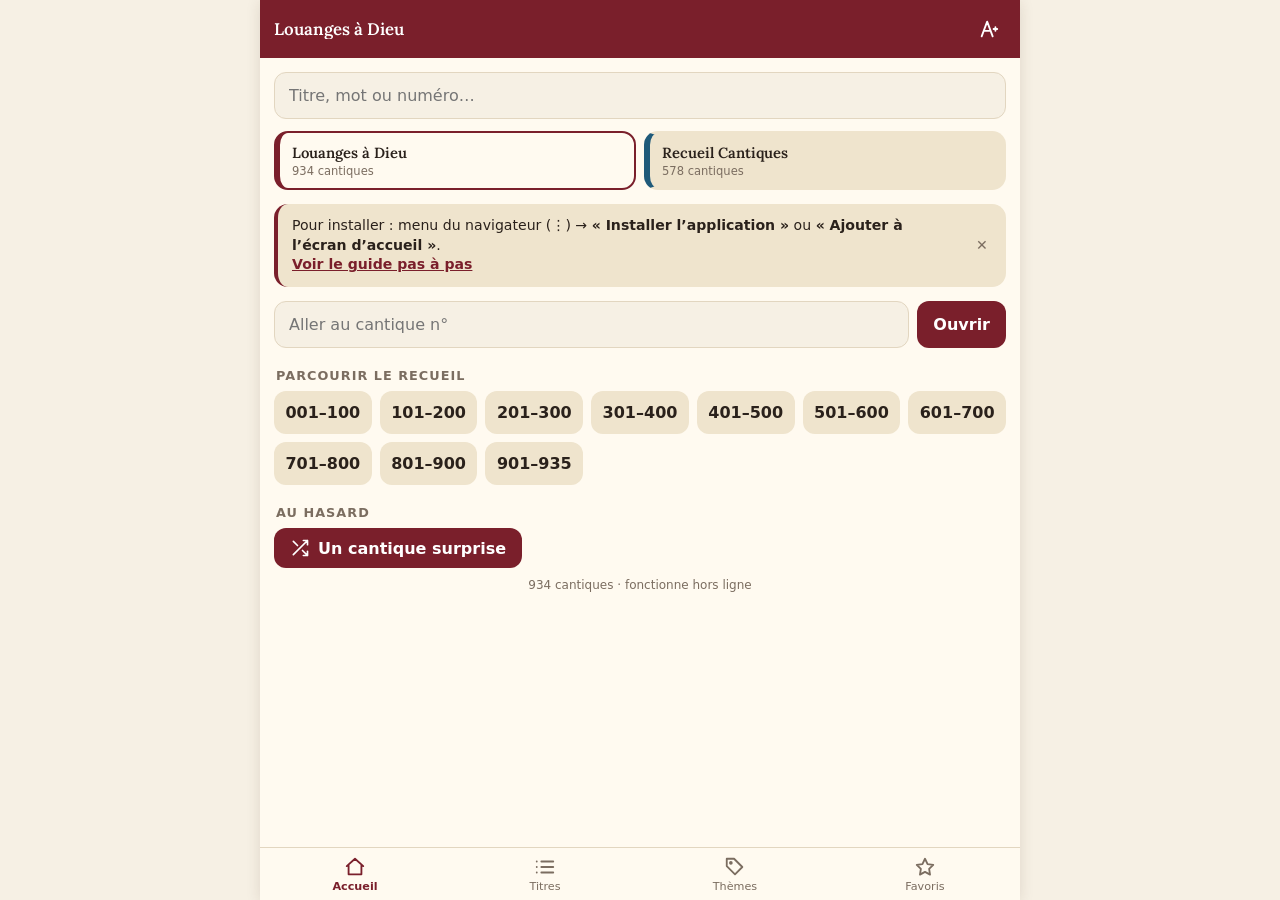
<file: index.html>
<!doctype html>
<html lang="fr">
<head>
<meta charset="utf-8">
<meta name="viewport" content="width=device-width,initial-scale=1,viewport-fit=cover">
<title>Louanges à Dieu — Recueil de cantiques</title>
<meta name="description" content="Recueil de 934 cantiques à lire hors ligne, comme un livre électronique.">
<meta name="theme-color" content="#7a1f2b">
<link rel="manifest" href="manifest.webmanifest">
<link rel="icon" href="icons/icon.svg" type="image/svg+xml">
<link rel="apple-touch-icon" href="icons/apple-touch-icon.png">
<link rel="icon" type="image/png" sizes="192x192" href="icons/icon-192.png">
<meta name="apple-mobile-web-app-capable" content="yes">
<meta name="mobile-web-app-capable" content="yes">
<meta name="apple-mobile-web-app-title" content="Cantiques">
<meta name="apple-mobile-web-app-status-bar-style" content="default">
<meta name="format-detection" content="telephone=no">
<link rel="preload" href="fonts/lora-latin-400-normal.woff2" as="font" type="font/woff2" crossorigin>
<link rel="preload" href="fonts/lora-latin-600-normal.woff2" as="font" type="font/woff2" crossorigin>
<link rel="stylesheet" href="style.css">
</head>
<body>
<div id="app">
  <header id="top"></header>
  <main id="view" tabindex="-1"></main>
  <nav id="tabs" aria-label="Navigation"></nav>
</div>
<div id="sheet" hidden></div>
<div id="toast" role="status" aria-live="polite"></div>
<script src="app.js"></script>
</body>
</html>
</file>
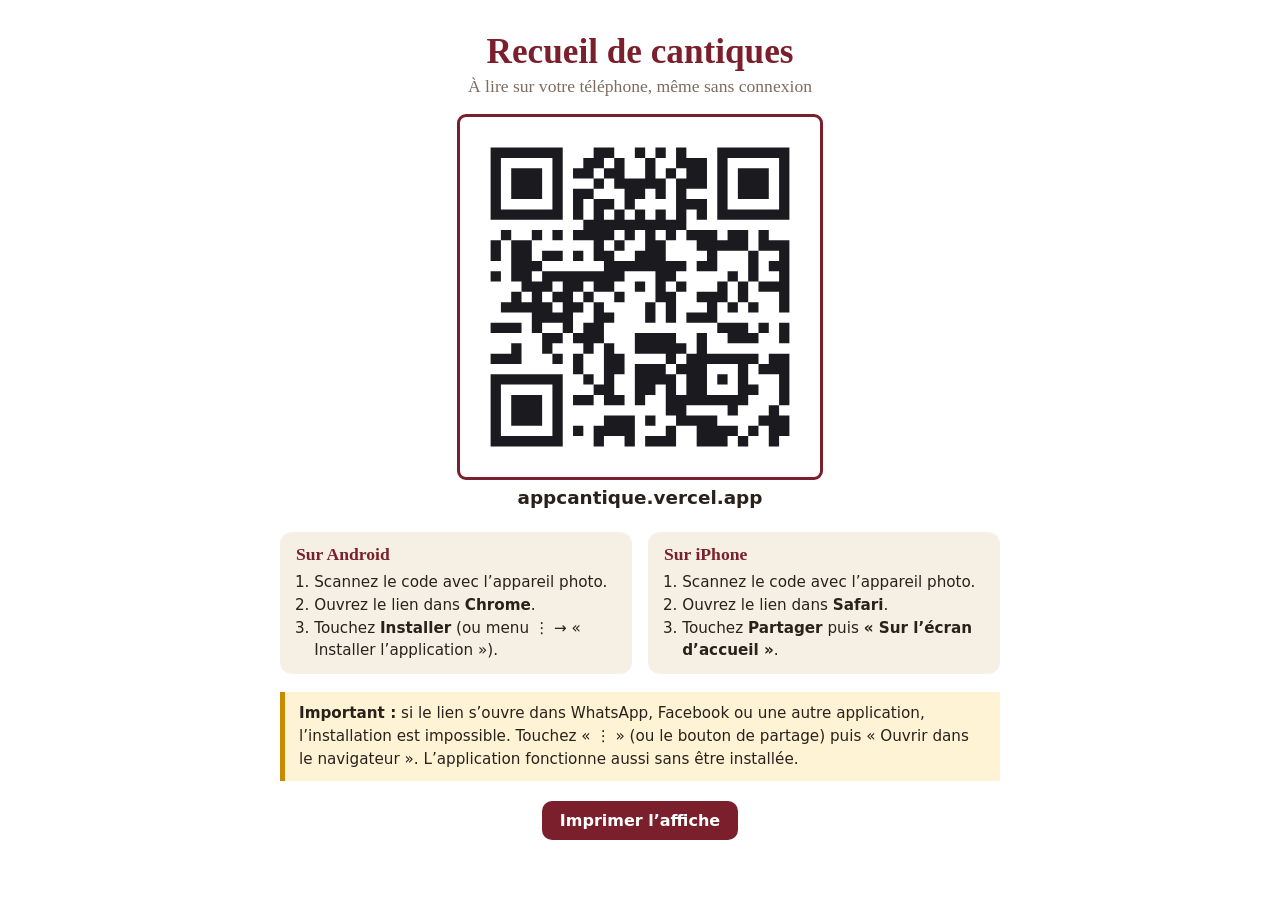
<file: affiche.html>
<!doctype html>
<html lang="fr">
<head>
<meta charset="utf-8">
<meta name="viewport" content="width=device-width,initial-scale=1">
<title>Affiche — Installer l’application Cantiques</title>
<style>
  :root{color-scheme:light}
  body{margin:0;font-family:Georgia,'Times New Roman',serif;color:#2a211b;background:#fff}
  .page{max-width:720px;margin:0 auto;padding:32px 24px;text-align:center}
  h1{color:#7a1f2b;font-size:2.2rem;margin:0 0 4px}
  .sub{color:#7b6d60;margin:0 0 20px;font-size:1.1rem}
  .qr{width:min(70vw,340px);height:auto;margin:10px auto;display:block;border:10px solid #fff;outline:3px solid #7a1f2b;border-radius:6px}
  .url{font:600 1.15rem system-ui,sans-serif;margin:10px 0 24px;word-break:break-all}
  .cols{display:grid;grid-template-columns:1fr 1fr;gap:16px;text-align:left}
  .box{background:#f6f0e4;border-radius:12px;padding:12px 16px}
  .box h2{margin:0 0 6px;font-size:1.1rem;color:#7a1f2b}
  .box ol{margin:0;padding-left:1.2em;font:.95rem/1.5 system-ui,sans-serif}
  .warn{margin-top:18px;background:#fff3d6;border-left:5px solid #c98a00;padding:10px 14px;text-align:left;font:.95rem/1.5 system-ui,sans-serif}
  button{margin:20px 6px 0;padding:10px 18px;border:0;border-radius:10px;background:#7a1f2b;color:#fff;font:600 1rem system-ui,sans-serif;cursor:pointer}
  @media(max-width:560px){.cols{grid-template-columns:1fr}}
  @media print{button{display:none}.page{padding:8mm}}
</style>
</head>
<body>
<div class="page">
  <h1>Recueil de cantiques</h1>
  <p class="sub">À lire sur votre téléphone, même sans connexion</p>
  <img class="qr" src="icons/qr-appcantique.svg" alt="Code QR vers l’application">
  <div class="url">appcantique.vercel.app</div>
  <div class="cols">
    <div class="box"><h2>Sur Android</h2><ol>
      <li>Scannez le code avec l’appareil photo.</li>
      <li>Ouvrez le lien dans <b>Chrome</b>.</li>
      <li>Touchez <b>Installer</b> (ou menu ⋮ → « Installer l’application »).</li></ol></div>
    <div class="box"><h2>Sur iPhone</h2><ol>
      <li>Scannez le code avec l’appareil photo.</li>
      <li>Ouvrez le lien dans <b>Safari</b>.</li>
      <li>Touchez <b>Partager</b> puis <b>« Sur l’écran d’accueil »</b>.</li></ol></div>
  </div>
  <div class="warn"><b>Important :</b> si le lien s’ouvre dans WhatsApp, Facebook ou une autre application, l’installation est impossible. Touchez « ⋮ » (ou le bouton de partage) puis « Ouvrir dans le navigateur ». L’application fonctionne aussi sans être installée.</div>
  <button onclick="window.print()">Imprimer l’affiche</button>
</div>
</body>
</html>
</file>
<file: style.css>
@font-face{font-family:'Lora';font-style:normal;font-weight:400;font-display:swap;src:url(fonts/lora-latin-400-normal.woff2) format('woff2')}
@font-face{font-family:'Lora';font-style:italic;font-weight:400;font-display:swap;src:url(fonts/lora-latin-400-italic.woff2) format('woff2')}
@font-face{font-family:'Lora';font-style:normal;font-weight:600;font-display:swap;src:url(fonts/lora-latin-600-normal.woff2) format('woff2')}
@font-face{font-family:'Lora';font-style:normal;font-weight:700;font-display:swap;src:url(fonts/lora-latin-700-normal.woff2) format('woff2')}
:root{
  --bg:#f6f0e4;--paper:#fffaf0;--ink:#2a211b;--muted:#7b6d60;--line:#e2d6c0;
  --accent:#7a1f2b;--accent-ink:#fff;--chip:#efe4cd;--shadow:0 2px 14px rgba(60,35,10,.12);
  --fs:19px;--serif:'Lora',Georgia,'Iowan Old Style','Palatino Linotype',Palatino,'Times New Roman',serif;
  --sans:system-ui,-apple-system,'Segoe UI',Roboto,sans-serif;--read:var(--serif);
  --sat:env(safe-area-inset-top);--sab:env(safe-area-inset-bottom);
}
[data-theme=light]{--bg:#ececec;--paper:#fff;--ink:#1d1d1f;--muted:#6b6b70;--line:#dcdcdf;--chip:#f0f0f2}
[data-theme=dark]{--bg:#121214;--paper:#1b1b1f;--ink:#e8e4dc;--muted:#9a958b;--line:#2d2d33;--chip:#26262c;--accent:#d8707e;--accent-ink:#1b0a0d;--shadow:0 2px 14px rgba(0,0,0,.5)}
*{box-sizing:border-box;-webkit-tap-highlight-color:transparent}
html,body{margin:0;min-height:100%}
body{background:var(--bg);color:var(--ink);font-family:var(--sans);overscroll-behavior-y:none}
button{font:inherit;color:inherit;background:none;border:0;cursor:pointer}
a{-webkit-touch-callout:none}
#app{max-width:760px;margin:0 auto;min-height:100vh;display:flex;flex-direction:column;background:var(--paper);box-shadow:var(--shadow)}
#top{position:sticky;top:0;z-index:5;background:var(--accent);color:var(--accent-ink);padding:calc(var(--sat) + 8px) 10px 8px;display:flex;align-items:center;gap:4px;min-height:56px}
#top h1{font:600 1.05rem/1.2 var(--serif);margin:0 0 0 4px;flex:1;white-space:nowrap;overflow:hidden;text-overflow:ellipsis}
#top .ib{width:42px;height:42px;border-radius:50%;display:grid;place-items:center;color:inherit}
#top .ib:active{background:rgba(255,255,255,.2)}
#top .ib.on svg{fill:currentColor}
svg.i{width:22px;height:22px;fill:none;stroke:currentColor;stroke-width:2;stroke-linecap:round;stroke-linejoin:round}
#view{flex:1;padding:14px 14px 90px;outline:none}
#tabs{position:fixed;bottom:0;left:50%;transform:translateX(-50%);width:100%;max-width:760px;display:flex;background:var(--paper);border-top:1px solid var(--line);padding-bottom:var(--sab);z-index:5}
#tabs a{flex:1;text-align:center;padding:8px 2px 7px;font-size:.7rem;color:var(--muted);text-decoration:none;display:flex;flex-direction:column;align-items:center;gap:2px}
#tabs a.on{color:var(--accent);font-weight:600}
body.reading #tabs{display:none}
body.reading #view{padding-bottom:30px}

.search{position:relative;margin-bottom:12px}
.search input,.goto input{width:100%;padding:13px 40px 13px 14px;border-radius:12px;border:1px solid var(--line);background:var(--bg);color:var(--ink);font:inherit;font-size:1rem}
.search input:focus,.goto input:focus{outline:2px solid var(--accent);border-color:transparent}
.search .x{position:absolute;right:4px;top:4px;width:40px;height:40px;color:var(--muted);font-size:1.1rem}
.goto{display:flex;gap:8px;margin-bottom:14px}
.goto input{padding-right:14px}
.btn{background:var(--accent);color:var(--accent-ink);padding:10px 16px;border-radius:12px;font-weight:600}
.resume{display:block;width:100%;text-align:left;background:var(--chip);border-radius:14px;padding:12px 14px;margin-bottom:14px;border-left:4px solid var(--accent)}
.resume small{color:var(--muted);display:block}
.resume b{font-family:var(--serif)}

h2.sec{font:600 .8rem var(--sans);letter-spacing:.08em;text-transform:uppercase;color:var(--muted);margin:20px 2px 8px}
.grid{display:grid;grid-template-columns:repeat(auto-fill,minmax(56px,1fr));gap:7px}
.grid a{display:grid;place-items:center;height:46px;border-radius:10px;background:var(--chip);color:var(--ink);text-decoration:none;font-weight:600;font-variant-numeric:tabular-nums}
.grid a.fav{outline:2px solid var(--accent);outline-offset:-2px}
.ranges{display:grid;grid-template-columns:repeat(auto-fill,minmax(96px,1fr));gap:8px}
.ranges a{padding:12px 6px;text-align:center;border-radius:12px;background:var(--chip);color:var(--ink);text-decoration:none;font-weight:600}
.ranges a small{display:block;font-weight:400;color:var(--muted);font-size:.7rem}
.list a{display:flex;gap:12px;align-items:baseline;padding:11px 4px;border-bottom:1px solid var(--line);text-decoration:none;color:var(--ink)}
.list .n{min-width:2.6em;color:var(--accent);font-weight:700;font-variant-numeric:tabular-nums}
.list .t{flex:1;font-family:var(--serif);font-size:1.02rem}
.list .t small{display:block;color:var(--muted);font-family:var(--sans);font-size:.8rem;margin-top:2px}
.list mark{background:#ffd76a88;color:inherit;border-radius:3px;padding:0 1px}
.list .star{color:var(--accent);font-size:.9rem}
.letter{position:sticky;top:56px;background:var(--paper);font:700 .85rem var(--sans);color:var(--accent);padding:6px 4px;border-bottom:2px solid var(--accent);margin-top:8px}
.themes a{display:flex;justify-content:space-between;align-items:center;gap:10px;padding:15px 14px;margin-bottom:8px;border-radius:14px;background:var(--chip);color:var(--ink);text-decoration:none;font-family:var(--serif);font-weight:600}
.themes a span{font:.8rem var(--sans);color:var(--muted);font-weight:400;white-space:nowrap}
.empty{text-align:center;color:var(--muted);padding:40px 20px}

.book{font-family:var(--read);font-size:var(--fs);line-height:1.55;padding:6px 6px 0;animation:turn .28s ease both}
.book.back{animation-name:turnb}
@keyframes turn{from{opacity:0;transform:translateX(26px)}to{opacity:1;transform:none}}
@keyframes turnb{from{opacity:0;transform:translateX(-26px)}to{opacity:1;transform:none}}
.book .num{display:inline-grid;place-items:center;min-width:2.4em;height:2.4em;padding:0 .5em;border-radius:999px;background:var(--accent);color:var(--accent-ink);font:700 .8em var(--sans)}
.book h2{font-size:1.25em;line-height:1.25;margin:.5em 0 .2em}
.book .meta{color:var(--muted);font:.72em var(--sans);margin-bottom:1.1em}
.book .meta a{color:var(--accent)}
.st{margin:0 0 1.1em;display:grid;grid-template-columns:1.6em 1fr;column-gap:.4em}
.st .lb{font:700 .72em var(--sans);color:var(--accent);padding-top:.45em;text-align:right}
.st p{margin:0}
.st.r{display:block;font-style:italic;border-left:3px solid var(--accent);margin-left:.3em;padding:.1em 0 .1em .6em;background:linear-gradient(90deg,rgba(122,31,43,.08),transparent)}
.st.r .lb{display:block;font-style:normal;text-align:left;padding:0 0 .2em;text-transform:uppercase;letter-spacing:.08em;font-size:.6em}
.pager{display:flex;align-items:center;gap:10px;margin:28px 0 8px}
.pager button{flex:1;padding:13px;border-radius:12px;background:var(--chip);font-weight:600}
.pager button[disabled]{opacity:.35}
.pager span{color:var(--muted);font-size:.8rem;min-width:70px;text-align:center}
.foot{text-align:center;color:var(--muted);font-size:.75rem;margin-top:10px}
body.big .book{font-size:calc(var(--fs) * 1.35);text-align:center}
body.big .st{display:block}
body.big .st .lb{display:none}
body.big .st.r{border-left:0;padding-left:0;margin-left:0;background:none}

#sheet{position:fixed;inset:0;z-index:20;background:rgba(0,0,0,.4);display:flex;align-items:flex-end;justify-content:center}
#sheet[hidden]{display:none}
#sheet .pan{background:var(--paper);width:100%;max-width:760px;border-radius:20px 20px 0 0;padding:18px 18px calc(18px + var(--sab));animation:up .22s ease;max-height:90vh;overflow:auto}
@keyframes up{from{transform:translateY(40px);opacity:0}to{transform:none;opacity:1}}
.pan h3{margin:0 0 6px;font-family:var(--serif)}
.pan .row{display:flex;align-items:center;gap:8px;margin:14px 0;flex-wrap:wrap}
.pan .row>label{flex:1 1 100%;font-size:.8rem;color:var(--muted)}
.seg{display:flex;gap:8px;flex:1}
.seg button{flex:1;padding:11px 4px;border-radius:10px;background:var(--chip);border:2px solid transparent}
.seg button.on{border-color:var(--accent);font-weight:700}
.pan input[type=range]{flex:1;accent-color:var(--accent)}
#toast{position:fixed;left:50%;bottom:90px;transform:translate(-50%,20px);background:#222;color:#fff;padding:10px 16px;border-radius:999px;opacity:0;transition:.25s;pointer-events:none;z-index:30;font-size:.9rem}
#toast.show{opacity:1;transform:translate(-50%,0)}
@media print{#top,#tabs,.pager{display:none}#app{box-shadow:none}}

.install{display:flex;align-items:center;gap:10px;background:var(--chip);border-left:4px solid var(--accent);border-radius:14px;padding:12px 8px 12px 14px;margin-bottom:14px;font-size:.88rem;line-height:1.4}
.install>div{flex:1}
.install .x2{color:var(--muted);width:32px;height:32px;flex:none}
.install .btn{flex:none;padding:8px 14px}
@media (display-mode: standalone){.install{display:none}}

body[data-book="2"]{--accent:#1f5a7a}
[data-theme="dark"] body[data-book="2"]{--accent:#6fb1d4}
.books{display:flex;gap:8px;margin-bottom:14px}
.books a{flex:1;display:flex;flex-direction:column;gap:2px;padding:10px 12px;border-radius:14px;text-decoration:none;color:var(--ink);background:var(--chip);border:2px solid transparent}
.books a b{font:600 .92rem var(--serif)}
.books a small{color:var(--muted);font-size:.72rem}
.books a.b1{border-left:6px solid #7a1f2b}
.books a.b2{border-left:6px solid #1f5a7a}
.books a.on{border-color:var(--accent);background:var(--paper)}
.bk-badge{display:inline-block;background:var(--accent);color:var(--accent-ink);border-radius:999px;padding:1px 9px;margin-right:6px;font-weight:600}
.check{background:var(--chip);border-left:4px solid #c98a00;border-radius:10px;padding:8px 12px;font:.75em var(--sans);margin:0 0 1.2em;color:var(--ink)}

.install .lnk{color:var(--accent);font-weight:600}
.guide{background:var(--chip);border-radius:14px;padding:12px 14px;margin-bottom:12px}
.guide.me{border:2px solid var(--accent);background:var(--paper)}
.guide h3{margin:0 0 6px;font:600 1rem var(--serif)}
.guide .you{font:600 .65rem var(--sans);background:var(--accent);color:var(--accent-ink);border-radius:999px;padding:2px 8px;vertical-align:middle;margin-left:6px}
.guide ol{margin:0;padding-left:1.2em;font-size:.9rem;line-height:1.5}
.guide li{margin:.3em 0}
.guide-actions{display:flex;gap:8px;flex-wrap:wrap;margin:14px 0}
.btn.sec{background:var(--chip);color:var(--ink);border:1px solid var(--line)}
.btn.ico{display:inline-flex;align-items:center;gap:8px}
.btn.ico svg.i{width:20px;height:20px}
</file>
